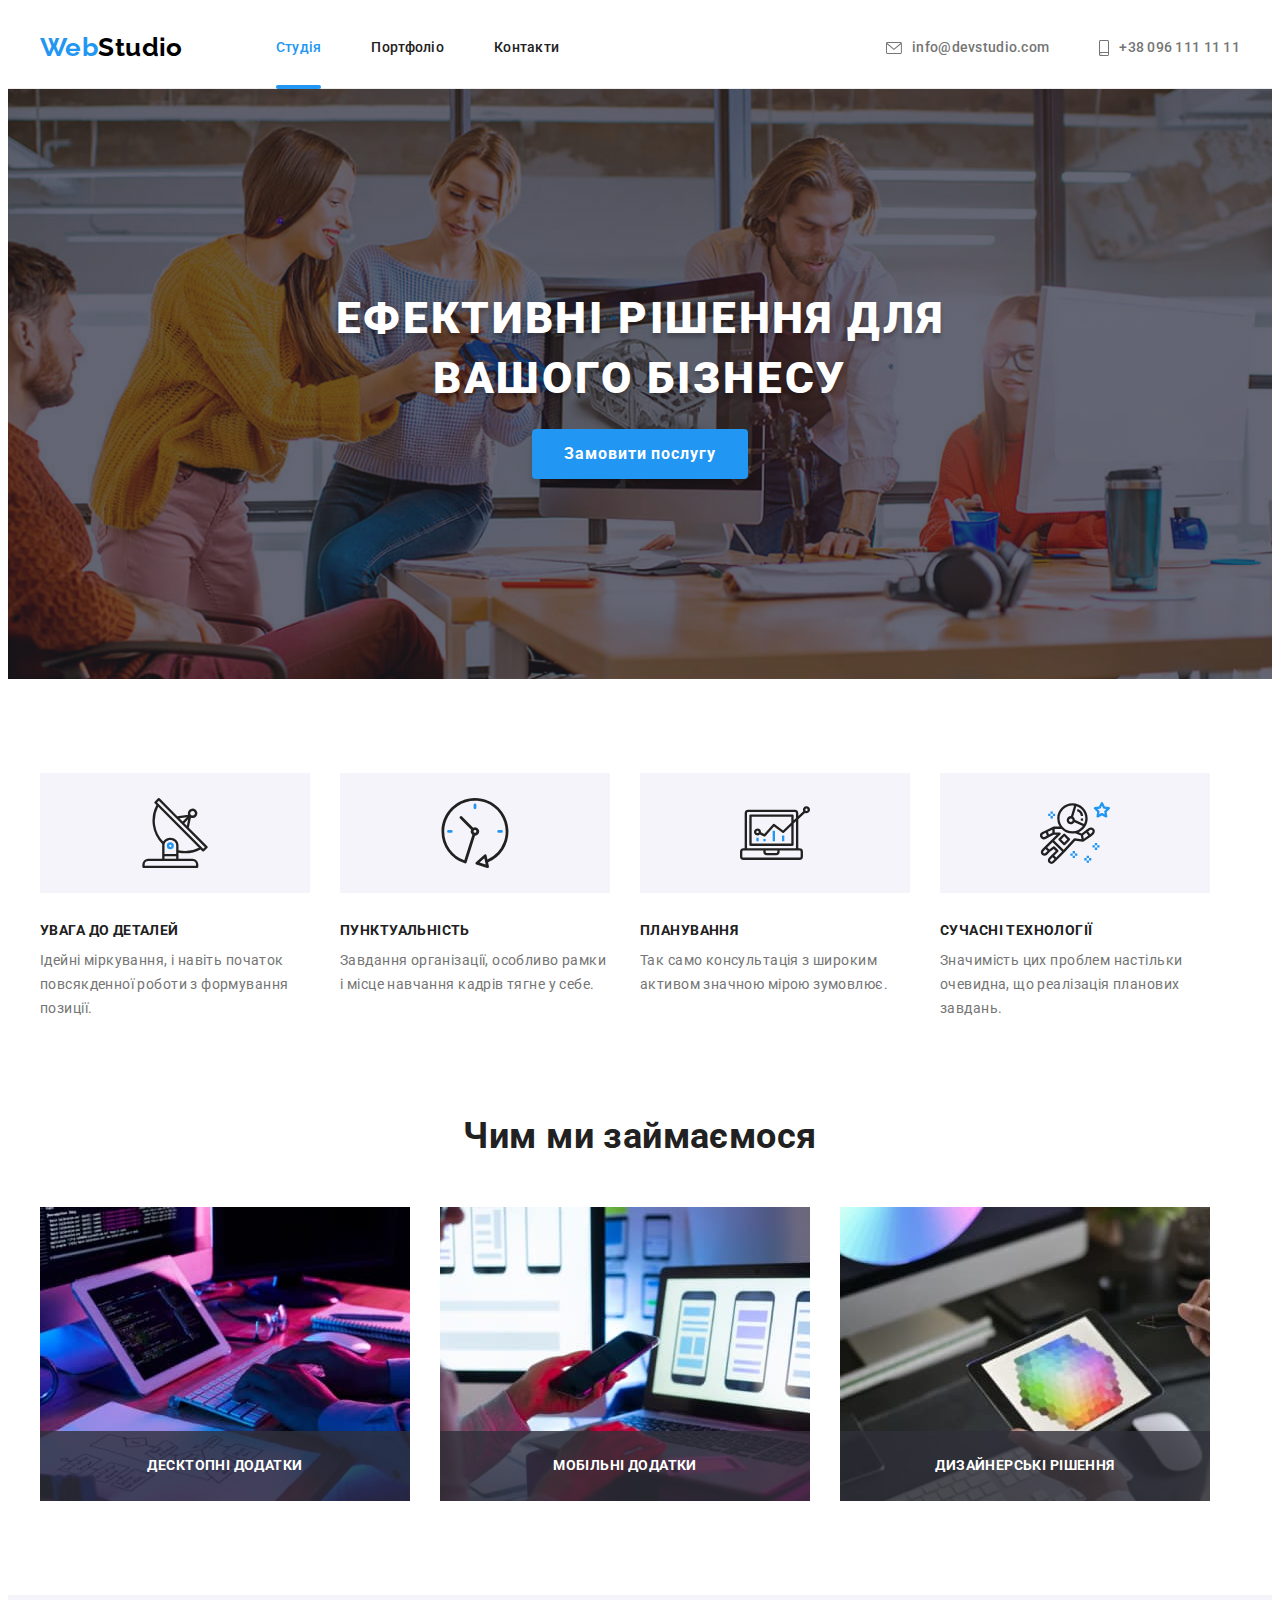
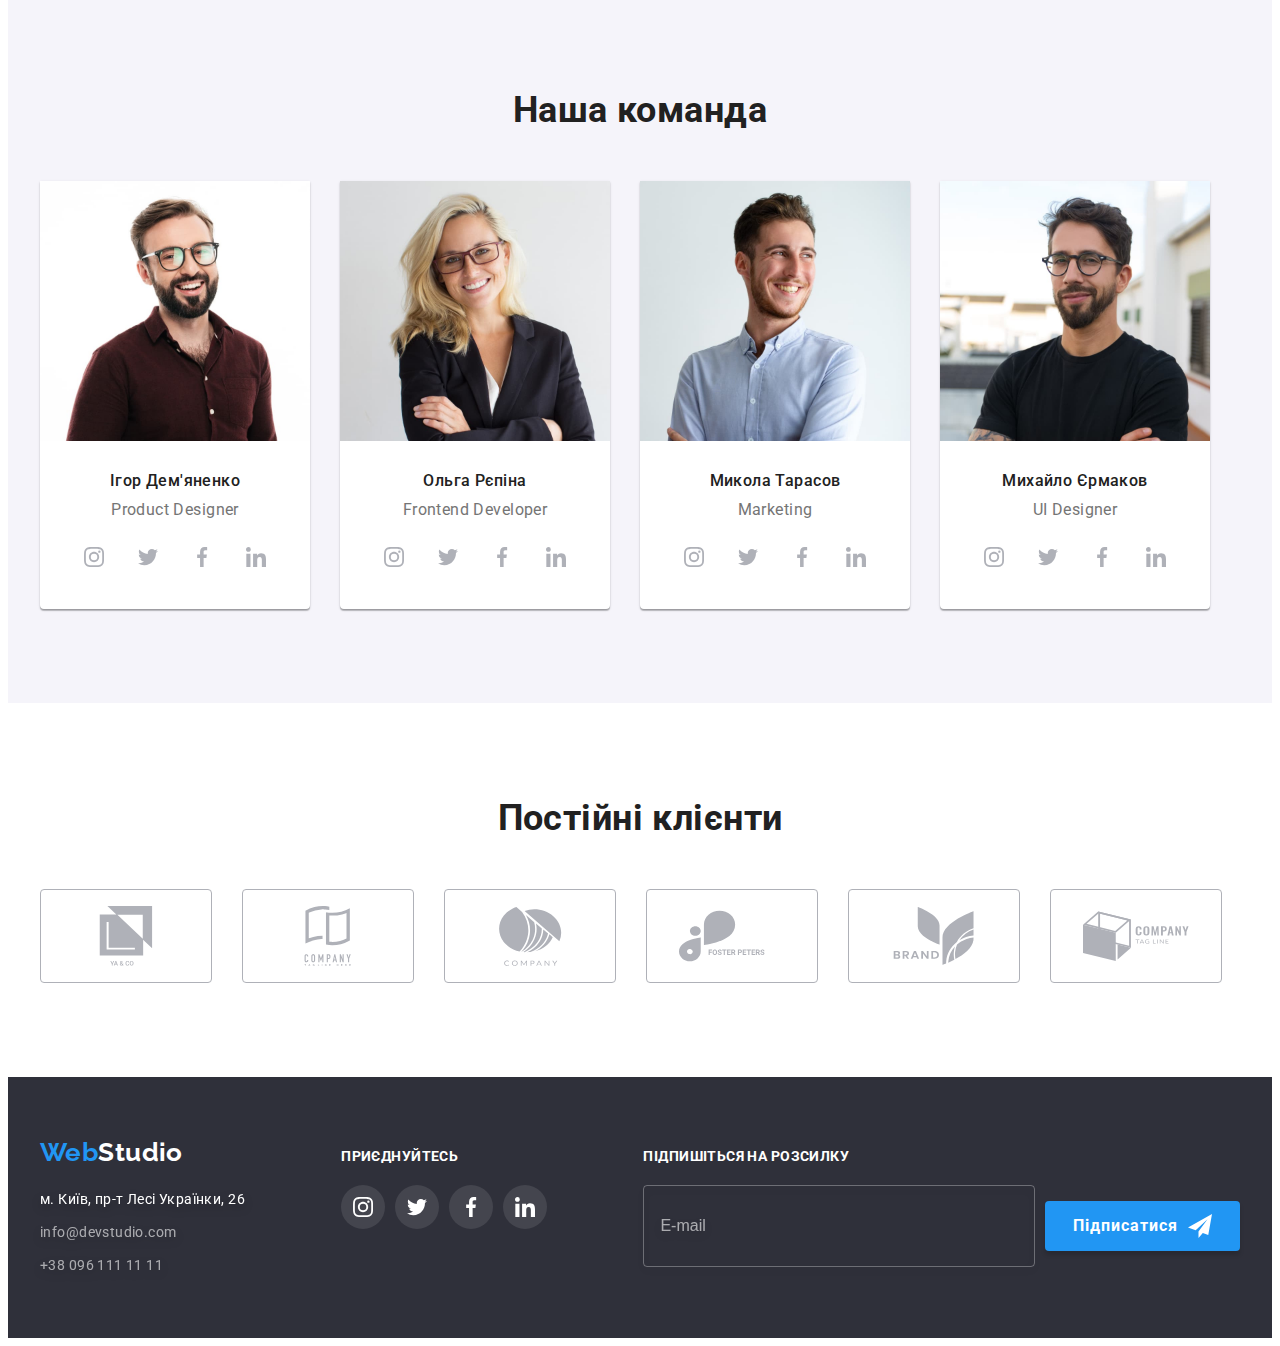
<file: index.html>
<!DOCTYPE html>
<html lang="uk">
<head>
    <meta charset="UTF-8">
    <meta http-equiv="X-UA-Compatible" content="IE=edge">
    <meta name="viewport" content="width=device-width, initial-scale=1.0">
    <link rel="stylesheet" href="https://cdnjs.cloudflare.com/ajax/libs/modern-normalize/1.1.0/modern-normalize.min.css"
        integrity="sha512-wpPYUAdjBVSE4KJnH1VR1HeZfpl1ub8YT/NKx4PuQ5NmX2tKuGu6U/JRp5y+Y8XG2tV+wKQpNHVUX03MfMFn9Q=="
        crossorigin="anonymous" referrerpolicy="no-referrer" />
    <link rel="stylesheet" href="css/main.min.css">
    <link rel="preconnect" href="https://fonts.googleapis.com">
    <link rel="preconnect" href="https://fonts.gstatic.com" crossorigin>
    <link href="https://fonts.googleapis.com/css2?family=Raleway:wght@700&family=Roboto:wght@400;500;700;900&display=swap"
        rel="stylesheet">
    <title>WebStudio</title>
</head>
<body>
    <header class="header">
        <div class="container header-box">
        <nav class="navigation">
            <a href="./index.html" class="link logo logo_header"><span class="logo__color">Web</span>Studio</a>
            <ul class="list navigation__list">
                <li class="navigation__item"><a href="./index.html" class="link navigation__link navigation__link_current">Студія</a></li>
                <li class="navigation__item"><a href="./portfolio.html" class="link navigation__link">Портфоліо</a></li>
                <li class="navigation__item"><a href="#contacts" class="link navigation__link">Контакти</a></li>
            </ul>
        </nav>
        <ul class="list contact-list">
            <li class="contact-list__item">
                    <a href="mailto:info@devstudio.com" class="link contact-list__link">
                    <svg class="contact-list__icon" width="16px" height="12px">
                        <use href="./images/symbol-defs.svg#icon-envelope" aria-label="Електронна пошта">
                        </use>
                    </svg>info@devstudio.com</a>
            </li>
            <li class="contact-list__item">
                <a href="tel:+380961111111" class="link contact-list__link">
                    <svg class="contact-list__icon" width="10px" height="16px">
                        <use href="./images/symbol-defs.svg#icon-smartphone" aria-label="Телефон">
                        </use>
                    </svg>+38 096 111 11 11</a></li>
        </ul>
        </div>
    </header>
    <main>
        <section class="section hero">
            <div class="container">
            <h1 class="hero__title">Ефективні рішення для вашого бізнесу</h1>
            <button type="button" class="hero__button" data-modal-open>Замовити послугу</button>
            </div>
        </section>
        <section class="section feature">
            <div class="container">
            <h2 class="visually-hidden">Особливості</h2>
            <ul class="list feature__list">
                <li class="feature__item">
                    <div class="feature__picture">
                        <svg class="feature__icon">
                        <use href="./images/symbol-defs.svg#icon-antenna" aria-label="Антена"></use>
                    </svg>
                    </div>
                    <h3 class="feature__title">Увага до деталей</h3>
                    <p class="feature__text">Ідейні міркування, і навіть початок повсякденної роботи з формування позиції.</p>
                </li>
                <li class="feature__item">
                    <div class="feature__picture">
                       <svg class="feature__icon">
                        <use href="./images/symbol-defs.svg#icon-clock" aria-label="Годинник"></use>
                    </svg> 
                    </div>
                    <h3 class="feature__title">Пунктуальність</h3>
                    <p class="feature__text">Завдання організації, особливо рамки і місце навчання кадрів тягне у себе.</p>
                </li>
                <li class="feature__item">
                    <div class="feature__picture">
                        <svg class="feature__icon">
                        <use href="./images/symbol-defs.svg#icon-diagram" aria-label="Діаграма"></use>
                    </svg>
                    </div>
                    <h3 class="feature__title">Планування</h3>
                    <p class="feature__text">Так само консультація з широким активом значною мірою зумовлює.</p>
                </li>
                <li class="feature__item">
                    <div class="feature__picture">
                        <svg class="feature__icon">
                        <use href="./images/symbol-defs.svg#icon-astronaut" aria-label="Астронавт"></use>
                    </svg>
                    </div>
                    <h3 class="feature__title">Сучасні технології</h3>
                    <p class="feature__text">Значимість цих проблем настільки очевидна, що реалізація планових завдань.</p>
                </li>
            </ul>
            </div>
        </section>
        <section class="section business">
            <div class="container">
            <h2 class="section__title">Чим ми займаємося</h2>
            <ul class="list business__list">
                <li class="business__item">
                    <img src="./images/business_photo/img1.jpg" alt="Розробка коду" width="370" height="294">
                    <p class="business__text">Десктопні додатки</p> 
                </li>
                <li class="business__item">
                    <img src="./images/business_photo/img2.jpg" alt="Адаптація для мобільних пристроїв" width="370" height="294">
                    <p class="business__text">Мобільні додатки</p> 
                </li>
                <li class="business__item">
                    <img src="./images/business_photo/img3.jpg" alt="Підбір палетки кольорів" width="370" height="294">
                    <p class="business__text">Дизайнерські рішення</p> 
                </li>
            </ul>
            </div>
        </section>
        <section class="section team">
            <div class="container">
            <h2 class="section__title">Наша команда</h2>
            <ul class="list team__list">
                <li class="team__item">
                    <img src="./images/team_photo/product_designer.jpg" alt="Ігор Дем'яненко" width="270" height="260">
                    <div class="team__description">
                        <h3 class="team__name">Ігор Дем'яненко</h3>
                        <p class="team__position">Product Designer</p>
                        <div class="social-network">
                            <ul class="list social-network__list">
                                <li class="social-network__item">
                                    <a href="#" class="link social-network__link">
                                        <svg class="social-network__icon">
                                            <use href="./images/symbol-defs.svg#icon-instagram" aria-label="Інстаграм"></use>
                                        </svg>
                                    </a>
                                </li>
                                <li class="social-network__item">
                                    <a href="#" class="link social-network__link">
                                        <svg class="social-network__icon">
                                            <use href="./images/symbol-defs.svg#icon-twitter" aria-label="Твітер"></use>
                                        </svg>
                                    </a>
                                </li>
                                <li class="social-network__item">
                                    <a href="#" class="link social-network__link">
                                        <svg class="social-network__icon">
                                            <use href="./images/symbol-defs.svg#icon-facebook" aria-label="Фейсбук"></use>
                                        </svg>
                                    </a>
                                </li>
                                <li class="social-network__item">
                                    <a href="#" class="link social-network__link">
                                        <svg class="social-network__icon">
                                            <use href="./images/symbol-defs.svg#icon-linkedin" aria-label="Лінкедін"></use>
                                        </svg>
                                    </a>
                                </li>
                            </ul>
                        </div>
                    </div>
                </li>
                <li class="team__item">
                    <img src="./images/team_photo/frontend_developer.jpg" alt="Ольга Рєпіна" width="270" height="260">
                    <div class="team__description">
                        <h3 class="team__name">Ольга Рєпіна</h3>
                        <p class="team__position">Frontend Developer</p>
                        <div class="social-network">
                            <ul class="list social-network__list">
                                <li class="social-network__item">
                                    <a href="#" class="link social-network__link">
                                        <svg class="social-network__icon">
                                            <use href="./images/symbol-defs.svg#icon-instagram" aria-label="Інстаграм"></use>
                                        </svg>
                                    </a>
                                </li>
                                <li class="social-network__item">
                                    <a href="#" class="link social-network__link">
                                        <svg class="social-network__icon">
                                            <use href="./images/symbol-defs.svg#icon-twitter" aria-label="Твітер"></use>
                                        </svg>
                                    </a>
                                </li>
                                <li class="social-network__item">
                                    <a href="#" class="link social-network__link">
                                        <svg class="social-network__icon">
                                            <use href="./images/symbol-defs.svg#icon-facebook" aria-label="Фейсбук"></use>
                                        </svg>
                                    </a>
                                </li>
                                <li class="social-network__item">
                                    <a href="#" class="link social-network__link">
                                        <svg class="social-network__icon">
                                            <use href="./images/symbol-defs.svg#icon-linkedin" aria-label="Лінкедін"></use>
                                        </svg>
                                    </a>
                                </li>
                            </ul>
                        </div>
                    </div>
                </li>
                <li class="team__item">
                    <img src="./images/team_photo/marketing.jpg" alt="Микола Тарасов" width="270" height="260">
                    <div class="team__description">
                        <h3 class="team__name">Микола Тарасов</h3>
                        <p class="team__position">Marketing</p>
                        <div class="social-network">
                            <ul class="list social-network__list">
                                <li class="social-network__item">
                                    <a href="#" class="link social-network__link">
                                        <svg class="social-network__icon">
                                            <use href="./images/symbol-defs.svg#icon-instagram" aria-label="Інстаграм"></use>
                                        </svg>
                                    </a>
                                </li>
                                <li class="social-network__item">
                                    <a href="#" class="link social-network__link">
                                        <svg class="social-network__icon">
                                            <use href="./images/symbol-defs.svg#icon-twitter" aria-label="Твітер"></use>
                                        </svg>
                                    </a>
                                </li>
                                <li class="social-network__item">
                                    <a href="#" class="link social-network__link">
                                        <svg class="social-network__icon">
                                            <use href="./images/symbol-defs.svg#icon-facebook" aria-label="Фейсбук"></use>
                                        </svg>
                                    </a>
                                </li>
                                <li class="social-network__item">
                                    <a href="#" class="link social-network__link">
                                        <svg class="social-network__icon">
                                            <use href="./images/symbol-defs.svg#icon-linkedin" aria-label="Лінкедін"></use>
                                        </svg>
                                    </a>
                                </li>
                            </ul>
                        </div>
                    </div>
                </li>
                <li class="team__item">
                    <img src="./images/team_photo/ui_designer.jpg" alt="Михайло Єрмаков" width="270" height="260">
                    <div class="team__description">
                        <h3 class="team__name">Михайло Єрмаков</h3>
                        <p class="team__position">UI Designer</p>
                        <div class="social-network">
                            <ul class="list social-network__list">
                                <li class="social-network__item">
                                    <a href="#" class="link social-network__link">
                                        <svg class="social-network__icon">
                                            <use href="./images/symbol-defs.svg#icon-instagram" aria-label="Інстаграм"></use>
                                        </svg>
                                    </a>
                                </li>
                                <li class="social-network__item">
                                    <a href="#" class="link social-network__link">
                                        <svg class="social-network__icon">
                                            <use href="./images/symbol-defs.svg#icon-twitter" aria-label="Твітер"></use>
                                        </svg>
                                    </a>
                                </li>
                                <li class="social-network__item">
                                    <a href="#" class="link social-network__link">
                                        <svg class="social-network__icon">
                                            <use href="./images/symbol-defs.svg#icon-facebook" aria-label="Фейсбук"></use>
                                        </svg>
                                    </a>
                                </li>
                                <li class="social-network__item">
                                    <a href="#" class="link social-network__link">
                                        <svg class="social-network__icon">
                                            <use href="./images/symbol-defs.svg#icon-linkedin" aria-label="Лінкедін"></use>
                                        </svg>
                                    </a>
                                </li>
                            </ul>
                        </div>
                    </div>
                </li>
            </ul>
            </div>
        </section>
        <section class="section clients">
            <div class="container">
                <h2 class="section__title">Постійні клієнти</h2>
                <ul class="list clients__list">
                    <li>
                        <a href="#" class="link clients__link">
                           <svg class="clients__logo">
                            <use href="./images/symbol-defs.svg#icon-client1" aria-label="Клієнт 1"></use>
                        </svg>  
                        </a>
                    </li>
                    <li>
                        <a href="#" class="link clients__link">
                            <svg class="clients__logo">
                                <use href="./images/symbol-defs.svg#icon-client2" aria-label="Клієнт 2"></use>
                            </svg>
                        </a>
                    </li>
                    <li>
                        <a href="#" class="link clients__link">
                            <svg class="clients__logo">
                            <use href="./images/symbol-defs.svg#icon-client3" aria-label="Клієнт 3"></use>
                        </svg>
                        </a>
                    </li>
                    <li>
                        <a href="#" class="link clients__link">
                          <svg class="clients__logo">
                            <use href="./images/symbol-defs.svg#icon-client4" aria-label="Клієнт 4"></use>
                        </svg>  
                        </a>
                    </li>
                    <li>
                        <a href="#" class="link clients__link">
                        <svg class="clients__logo">
                            <use href="./images/symbol-defs.svg#icon-client5" aria-label="Клієнт 5"></use>
                        </svg>
                    </a>
                    </li>
                    <li>
                        <a href="#" class="link clients__link">
                        <svg class="clients__logo">
                            <use href="./images/symbol-defs.svg#icon-client6" aria-label="Клієнт 6"></use>
                        </svg>
                    </a>
                    </li>
                </ul>
            </div>
        </section>
    </main>
    <footer class="footer">
        <div class="container footer__container">
            <div>
              <a href="./index.html" class="link logo logo_footer"><span class="logo__color">Web</span>Studio</a>
        <address id="contacts">
            <ul class="address">
                <li class="address__item address__physical"><a href="https://goo.gl/maps/A28sFJ2rajdQQRvi7" target="_blank" rel="noopener noreferrer nofollow" class="link">м. Київ, пр-т Лесі Українки, 26</a></li>
                <li class="address__item"><a href="mailto:info@devstudio.com" class="link address__contact">info@devstudio.com</a></li>
                <li class="address__item"><a href="tel:+380961111111" class="link address__contact">+38 096 111 11 11</a></li>
            </ul>
        </address>    
            </div>
            <div>
                <p class="footer__text">Приєднуйтесь</p>
                <ul class="list social-network__list_footer">
                    <li class="social-network__item_footer">
                        <a href="#" class="link social-network__link">
                            <svg class="social-network__icon_footer">
                                <use href="./images/symbol-defs.svg#icon-instagram" aria-label="Інстаграм"></use>
                            </svg>
                        </a>
                    </li>
                    <li class="social-network__item_footer">
                        <a href="#" class="link social-network__link">
                            <svg class="social-network__icon_footer">
                                <use href="./images/symbol-defs.svg#icon-twitter" aria-label="Твітер"></use>
                            </svg>
                        </a>
                    </li>
                    <li class="social-network__item_footer">
                        <a href="#" class="link social-network__link">
                            <svg class="social-network__icon_footer">
                                <use href="./images/symbol-defs.svg#icon-facebook" aria-label="Фейсбук"></use>
                            </svg>
                        </a>
                    </li>
                    <li class="social-network__item_footer">
                        <a href="#" class="link social-network__link">
                            <svg class="social-network__icon_footer">
                                <use href="./images/symbol-defs.svg#icon-linkedin" aria-label="Лінкедін"></use>
                            </svg>
                        </a>
                    </li>
                </ul>
            </div>
            <div>
                <p class="footer__text">Підпишіться на розсилку</p>
                <form class="subscribe-form">
                    <label>
                        <input class="subscribe-form__input-block" type="email" name="email" placeholder="E-mail" required />
                    </label>
                    <button type="submit" class="subscribe-form__button">Підписатися
                        <svg class="subscribe-form__button-icon" width="24px" height="24px">
                            <use href="./images/symbol-defs.svg#icon-send"></use>
                        </svg>
                    </button>
                </form>
            </div>
        </div>
    </footer>
    <div class="backdrop is-hidden" data-modal>
        <div class="modal">
            <button type="button" class="modal__close-button" data-modal-close>
                <svg class="modal__close-icon" width="18px" height="18px">
                    <use href="./images/symbol-defs.svg#icon-close-black" aria-label="Закрити модальне вікно"></use>
                </svg>
            </button>
            <p class="modal__title">Залиште свої дані, ми вам передзвонимо</p>
            <form class="modal__form">
                <label class="modal__label">
                    <span class="modal__text">Ім'я</span>
                    <span class="modal__input-wrapper">
                       <input type="text" name="user-name" class="modal__input-block" required pattern="[a-zA-Zа-яА-ЯіІїЇ']+"/>
                       <svg class="modal__input-icon">
                        <use href="./images/symbol-defs.svg#icon-person"></use>
                       </svg>
                    </span>         
                </label>
                <label class="modal__label">
                    <span class="modal__text">Телефон</span>
                    <span class="modal__input-wrapper">
                        <input type="tel" name="user-tel" class="modal__input-block" required pattern="[0-9]{3}-[0-9]{3}-[0-9]{2}-[0-9]{2}" title="xxx-xxx-xx-xx" />
                        <svg class="modal__input-icon">
                            <use href="./images/symbol-defs.svg#icon-phone"></use>
                        </svg>
                    </span>
                </label>
                <label class="modal__label">
                    <span class="modal__text">Пошта</span>
                    <span class="modal__input-wrapper">
                        <input type="email" name="user-email" class="modal__input-block" required />
                        <svg class="modal__input-icon">
                            <use href="./images/symbol-defs.svg#icon-email"></use>
                        </svg>
                    </span>
                </label>
                <label class="modal__label-comment">
                    <span class="modal__text">Коментар</span>
                    <textarea name="user-comment" placeholder="Введіть текст" class="modal__comment"></textarea>
                </label>
                <label class="modal__check">
                    <input type="checkbox" class="modal__checkbox" name="user-policy" required />
                    <span class="modal__own-checkbox">
                        <svg class="modal__own-icon" width="16px" height="15px">
                            <use href="./images/symbol-defs.svg#icon-check"></use>
                        </svg>
                    </span>Погоджуюся з розсилкою та приймаю&nbsp;<a href="#" class="link modal__terms">Умови договору</a> 
                </label>
                <button type="submit" class="modal__submit-button">Відправити</button>
            </form> 
        </div>
    </div>
    <script src="./js/modal.js"></script>
</body>
</html>
</file>
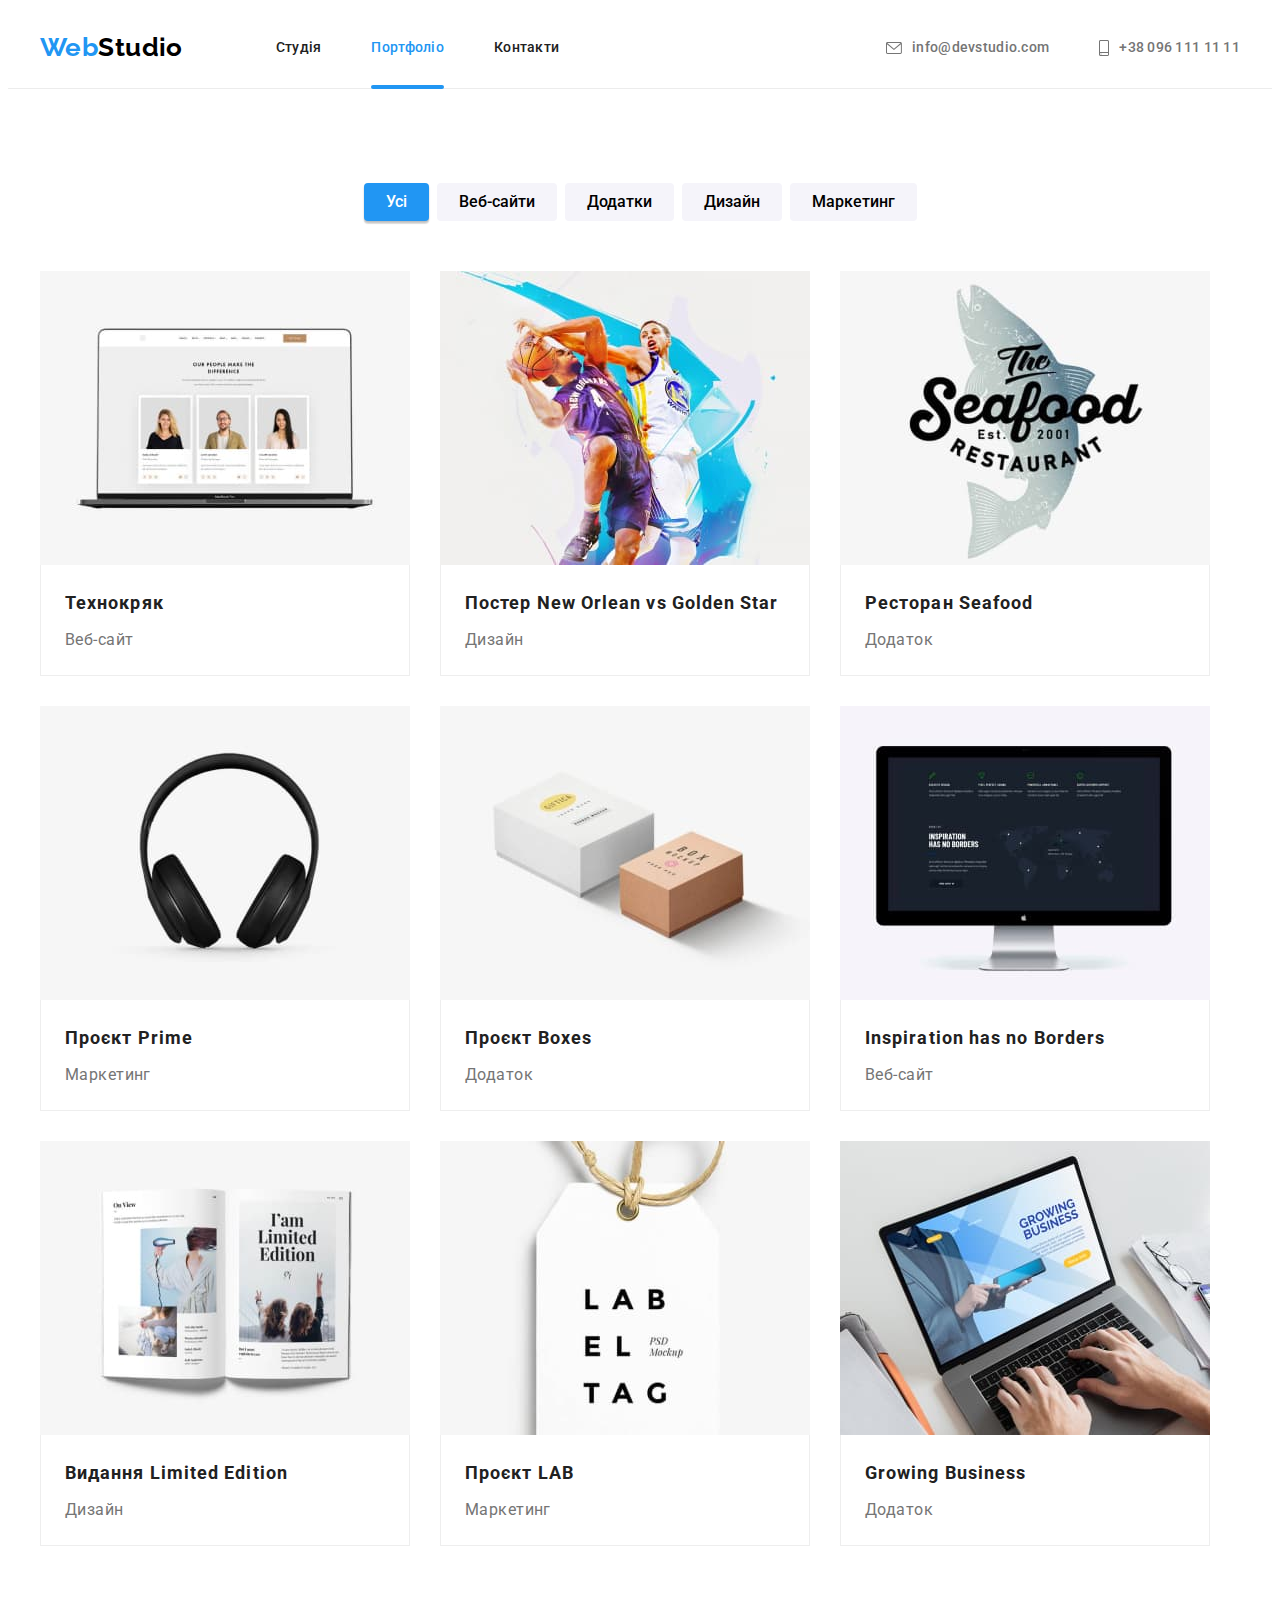
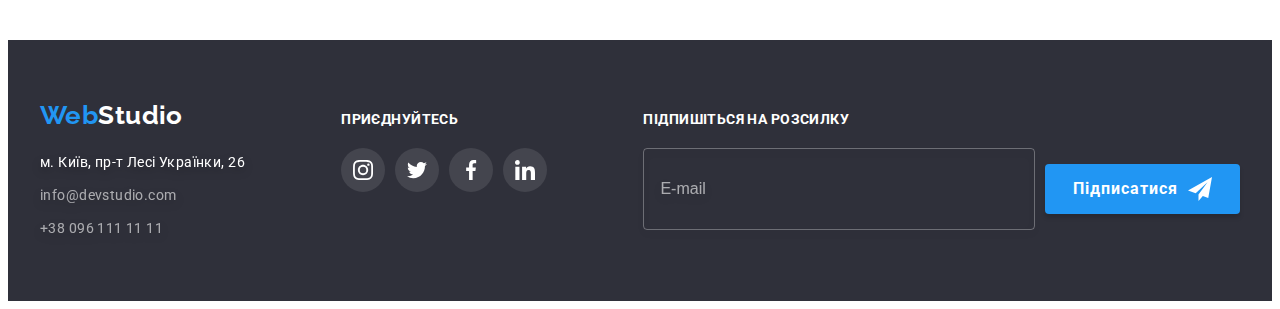
<file: portfolio.html>
<!DOCTYPE html>
<html lang="uk">
<head>
    <meta charset="UTF-8">
    <meta http-equiv="X-UA-Compatible" content="IE=edge">
    <meta name="viewport" content="width=device-width, initial-scale=1.0">
    <link rel="stylesheet" href="https://cdnjs.cloudflare.com/ajax/libs/modern-normalize/1.1.0/modern-normalize.min.css"
        integrity="sha512-wpPYUAdjBVSE4KJnH1VR1HeZfpl1ub8YT/NKx4PuQ5NmX2tKuGu6U/JRp5y+Y8XG2tV+wKQpNHVUX03MfMFn9Q=="
        crossorigin="anonymous" referrerpolicy="no-referrer" />
    <link rel="stylesheet" href="css/main.min.css">
    <link rel="preconnect" href="https://fonts.googleapis.com">
    <link rel="preconnect" href="https://fonts.gstatic.com" crossorigin>
    <link href="https://fonts.googleapis.com/css2?family=Raleway:wght@700&family=Roboto:wght@400;500;700;900&display=swap"
        rel="stylesheet">
    <title>Portfolio</title>
</head>
<body>
    <header class="header">
        <div class="container header-box">
            <nav class="navigation">
                <a href="./index.html" class="link logo logo_header"><span class="logo__color">Web</span>Studio</a>
                <ul class="list navigation__list">
                    <li class="navigation__item"><a href="./index.html"
                            class="link navigation__link">Студія</a></li>
                    <li class="navigation__item"><a href="./portfolio.html" class="link navigation__link navigation__link_current">Портфоліо</a></li>
                    <li class="navigation__item"><a href="#contacts" class="link navigation__link">Контакти</a></li>
                </ul>
            </nav>
            <ul class="list contact-list">
                <li class="contact-list__item">
                    <a href="mailto:info@devstudio.com" class="link contact-list__link">
                        <svg class="contact-list__icon" width="16px" height="12px">
                            <use href="./images/symbol-defs.svg#icon-envelope" aria-label="Електронна пошта">
                            </use>
                        </svg>info@devstudio.com</a>
                </li>
                <li class="contact-list__item">
                    <a href="tel:+380961111111" class="link contact-list__link">
                        <svg class="contact-list__icon" width="10px" height="16px">
                            <use href="./images/symbol-defs.svg#icon-smartphone" aria-label="Телефон">
                            </use>
                        </svg>+38 096 111 11 11</a>
                </li>
            </ul>
        </div>
    </header>
    <main>
        <section class="section portfolio">
            <div class="container">
        <h1 class="visually-hidden">Портфоліо</h1>
        <ul class="list filter__list">
            <li><button type="button" class="filter__button filter__button__current">Усі</button></li>
            <li><button type="button" class="filter__button">Веб-сайти</button></li>
            <li><button type="button" class="filter__button">Додатки</button></li>
            <li><button type="button" class="filter__button">Дизайн</button></li>
            <li><button type="button" class="filter__button">Маркетинг</button></li>
        </ul>
        <ul class="list project__list">
            <li class="project__item">
                <a href="#" class="link project__link">
                    <div class="project__image">
                        <img src="./images/project_photo/project1.jpg" alt="Веб-сайт" width="370" height="294">
                        <p class="project__overlay">
                            Ресурс пропонує комплексні пропозиції з різним рівнем функціоналу та сервісів. Все це дозволить відвідувачу отримати
                            вичерпні відомості про компанію чи приватну особу.
                        </p>
                    </div>  
                <div class="project__description">
                    <h2 class="project__title">Технокряк</h2>
                    <p class="project__type">Веб-сайт</p> 
                </div>
                </a>
            </li>
            <li class="project__item">
                <a href="#" class="link project__link">
                    <div class="project__image">
                        <img src="./images/project_photo/project2.jpg" alt="Дизайн" width="370" height="294">
                        <p class="project__overlay">
                            Ресурс пропонує комплексні пропозиції з різним рівнем функціоналу та сервісів. Все це дозволить відвідувачу
                            отримати
                            вичерпні відомості про компанію чи приватну особу.
                        </p>
                    </div>
                <div class="project__description">
                    <h2 class="project__title">Постер New Orlean vs Golden Star</h2>
                    <p class="project__type">Дизайн</p>
                </div> 
                </a>
            </li>
            <li class="project__item">
                <a href="#" class="link project__link">
                    <div class="project__image">
                        <img src="./images/project_photo/project3.jpg" alt="Додаток" width="370" height="294">
                        <p class="project__overlay">
                            Ресурс пропонує комплексні пропозиції з різним рівнем функціоналу та сервісів. Все це дозволить відвідувачу
                            отримати
                            вичерпні відомості про компанію чи приватну особу.
                        </p>
                    </div>
                <div class="project__description">
                    <h2 class="project__title">Ресторан Seafood</h2>
                    <p class="project__type">Додаток</p>
                </div>
                </a>
            </li>
            <li class="project__item">
                <a href="#" class="link project__link">
                    <div class="project__image">
                        <img src="./images/project_photo/project4.jpg" alt="Маркетинг" width="370" height="294">
                        <p class="project__overlay">
                            Ресурс пропонує комплексні пропозиції з різним рівнем функціоналу та сервісів. Все це дозволить відвідувачу
                            отримати
                            вичерпні відомості про компанію чи приватну особу.
                        </p>
                    </div>
                <div class="project__description">
                    <h2 class="project__title">Проєкт Prime</h2>
                    <p class="project__type">Маркетинг</p>
                </div> 
                </a>
            </li>
            <li class="project__item">
                <a href="#" class="link project__link">
                    <div class="project__image">
                        <img src="./images/project_photo/project5.jpg" alt="Додаток" width="370" height="294">
                        <p class="project__overlay">
                            Ресурс пропонує комплексні пропозиції з різним рівнем функціоналу та сервісів. Все це дозволить відвідувачу
                            отримати
                            вичерпні відомості про компанію чи приватну особу.
                        </p>
                    </div>
                <div class="project__description">
                    <h2 class="project__title">Проєкт Boxes</h2>
                    <p class="project__type">Додаток</p>
                </div> 
                </a>
            </li>
            <li class="project__item">
                <a href="#" class="link project__link">
                    <div class="project__image">
                        <img src="./images/project_photo/project6.jpg" alt="Веб-сайт" width="370" height="294">
                        <p class="project__overlay">
                            Ресурс пропонує комплексні пропозиції з різним рівнем функціоналу та сервісів. Все це дозволить відвідувачу
                            отримати
                            вичерпні відомості про компанію чи приватну особу.
                        </p>
                    </div>
                <div class="project__description">
                    <h2 class="project__title">Inspiration has no Borders</h2>
                    <p class="project__type">Веб-сайт</p>
                </div>  
                </a>
            </li>
            <li class="project__item">
                <a href="#" class="link project__link">
                    <div class="project__image">
                        <img src="./images/project_photo/project7.jpg" alt="Дизайн" width="370" height="294">
                        <p class="project__overlay">
                            Ресурс пропонує комплексні пропозиції з різним рівнем функціоналу та сервісів. Все це дозволить відвідувачу
                            отримати
                            вичерпні відомості про компанію чи приватну особу.
                        </p>
                    </div>
                <div class="project__description">
                    <h2 class="project__title">Видання Limited Edition</h2>
                    <p class="project__type">Дизайн</p>
                </div> 
                </a>
            </li>
            <li class="project__item">
                <a href="#" class="link project__link">
                    <div class="project__image">
                        <img src="./images/project_photo/project8.jpg" alt="Маркетинг" width="370" height="294">
                        <p class="project__overlay">
                            Ресурс пропонує комплексні пропозиції з різним рівнем функціоналу та сервісів. Все це дозволить відвідувачу
                            отримати
                            вичерпні відомості про компанію чи приватну особу.
                        </p>
                    </div>
                <div class="project__description">
                    <h2 class="project__title">Проєкт LAB</h2>
                    <p class="project__type">Маркетинг</p>
                </div>
                </a>
            </li>
            <li class="project__item">
                <a href="#" class="link project__link">
                    <div class="project__image">
                        <img src="./images/project_photo/project9.jpg" alt="Додаток" width="370" height="294">
                        <p class="project__overlay">
                            Ресурс пропонує комплексні пропозиції з різним рівнем функціоналу та сервісів. Все це дозволить відвідувачу
                            отримати
                            вичерпні відомості про компанію чи приватну особу.
                        </p>
                    </div>
                <div class="project__description">
                    <h2 class="project__title">Growing Business</h2>
                    <p class="project__type">Додаток</p>
                </div>  
                </a>
            </li>
        </ul> 
        </div>
        </section>
    </main>
    <footer class="footer">
        <div class="container footer__container">
            <div>
                <a href="./index.html" class="link logo logo_footer"><span class="logo__color">Web</span>Studio</a>
                <address id="contacts">
                    <ul class="address">
                        <li class="address__item address__physical"><a href="https://goo.gl/maps/A28sFJ2rajdQQRvi7"
                                target="_blank" rel="noopener noreferrer nofollow" class="link">м. Київ, пр-т Лесі Українки, 26</a></li>
                        <li class="address__item"><a href="mailto:info@devstudio.com"
                                class="link address__contact">info@devstudio.com</a></li>
                        <li class="address__item"><a href="tel:+380961111111" class="link address__contact">+38 096 111 11 11</a>
                        </li>
                    </ul>
                </address>
            </div>
            <div>
                <p class="footer__text">Приєднуйтесь</p>
                <ul class="list social-network__list_footer">
                    <li class="social-network__item_footer">
                        <a href="#" class="link social-network__link">
                            <svg class="social-network__icon_footer">
                                <use href="./images/symbol-defs.svg#icon-instagram" aria-label="Інстаграм"></use>
                            </svg>
                        </a>
                    </li>
                    <li class="social-network__item_footer">
                        <a href="#" class="link social-network__link">
                            <svg class="social-network__icon_footer">
                                <use href="./images/symbol-defs.svg#icon-twitter" aria-label="Твітер"></use>
                            </svg>
                        </a>
                    </li>
                    <li class="social-network__item_footer">
                        <a href="#" class="link social-network__link">
                            <svg class="social-network__icon_footer">
                                <use href="./images/symbol-defs.svg#icon-facebook" aria-label="Фейсбук"></use>
                            </svg>
                        </a>
                    </li>
                    <li class="social-network__item_footer">
                        <a href="#" class="link social-network__link">
                            <svg class="social-network__icon_footer">
                                <use href="./images/symbol-defs.svg#icon-linkedin" aria-label="Лінкедін"></use>
                            </svg>
                        </a>
                    </li>
                </ul>
            </div>
            <div>
                <p class="footer__text">Підпишіться на розсилку</p>
                <form class="subscribe-form">
                    <label>
                        <input class="subscribe-form__input-block" type="email" name="email" placeholder="E-mail"
                            required />
                    </label>
                    <button type="submit" class="subscribe-form__button">Підписатися
                        <svg class="subscribe-form__button-icon" width="24px" height="24px">
                            <use href="./images/symbol-defs.svg#icon-send"></use>
                        </svg>
                    </button>
                </form>
            </div>
        </div>
    </footer>
</body>
</html>
</file>
<file: css/main.min.css>
:root{--main-color: #212121;--second-color: #757575;--third-color: #FFFFFF;--fourth-color: #AFB1B8;--accent-color: #2196F3;--background-color: #F5F4FA;--second-background: #2F303A;--third-background: #F5F5F5;--transition-duration-function: 250ms cubic-bezier(0.4, 0, 0.2, 1)}.visually-hidden{position:absolute;white-space:nowrap;width:1px;height:1px;overflow:hidden;border:0;padding:0;clip:rect(0 0 0 0);clip-path:inset(50%);margin:-1px}body{font-family:"Roboto",sans-serif;font-size:14px;letter-spacing:.03em;color:var(--main-color);background-color:var(--third-color)}h1,h2,h3,p,ul{margin:0;padding:0}img{display:block;max-width:100%;height:auto}.link{text-decoration:none;color:currentColor}.list{list-style-type:none}.logo{font-family:"Raleway";font-style:normal;font-weight:700;font-size:26px;line-height:1.19}.logo__color{color:var(--accent-color)}.section{padding-top:94px;padding-bottom:94px}.container{width:1200px;margin:0 auto;padding-left:15px;padding-right:15px}.social-network__list{display:flex;column-gap:10px;margin-top:16px;justify-content:center}.social-network__item{width:44px;height:44px}.social-network__link{width:100%;height:100%;display:flex;justify-content:center;align-items:center;border-radius:50%;color:var(--fourth-color);transition:background-color var(--transition-duration-function)}.social-network__link:hover,.social-network__link:focus{background-color:var(--accent-color)}.social-network__icon{fill:currentColor;width:20px;height:20px;align-items:center;transition:fill var(--transition-duration-function)}.social-network__link:hover .social-network__icon,.social-network__link:focus .social-network__icon{fill:var(--third-color)}.filter__list{display:flex;flex-wrap:wrap;gap:8px;margin-bottom:50px;justify-content:center}.filter__button{background:var(--background-color);border-radius:4px;font-family:inherit;font-weight:500;font-size:16px;line-height:1.62;text-align:center;border:none;cursor:pointer;padding:6px 22px;transition:background-color var(--transition-duration-function),box-shadow var(--transition-duration-function),color var(--transition-duration-function)}.filter__button:hover,.filter__button:focus{background-color:var(--accent-color);box-shadow:0px 3px 1px rgba(0,0,0,.1),0px 1px 2px rgba(0,0,0,.08),0px 2px 2px rgba(0,0,0,.12);color:var(--third-color)}.filter__button__current{font-family:inherit;font-weight:500;font-size:16px;line-height:1.62;text-align:center;background:var(--accent-color);color:var(--third-color);box-shadow:0px 3px 1px rgba(0,0,0,.1),0px 1px 2px rgba(0,0,0,.08),0px 2px 2px rgba(0,0,0,.12)}.backdrop{position:fixed;left:0;top:0;z-index:100;width:100%;height:100%;background-color:rgba(0,0,0,.2);visibility:visible;opacity:1;pointer-events:auto;transform:scale(1);transition:opacity 500ms ease-in,visibility 500ms ease-in,transform 500ms ease-in}.backdrop.is-hidden{visibility:hidden;opacity:0;pointer-events:none;transform:scale(1.2)}.modal{position:absolute;left:50%;top:50%;transform:translate(-50%, -50%);width:528px;height:581px;background-color:var(--third-color);padding:40px}.modal__close-button{padding:0;position:absolute;top:8px;right:8px;display:flex;align-items:center;justify-content:center;width:30px;height:30px;border-radius:50%;background-color:var(--third-color);border:1px solid rgba(0,0,0,.1);cursor:pointer}.modal__close-icon{fill:#000;transition:fill var(--transition-duration-function)}.modal__close-button:hover .modal__close-icon,.modal__close-button:focus .modal__close-icon{fill:var(--accent-color)}.modal__title{display:block;font-weight:700;font-size:20px;line-height:1.15;text-align:center;color:var(--main-color);margin-bottom:12px}.modal__form{display:flex;flex-direction:column}.modal__label{display:block;margin-bottom:10px}.modal__label-comment{display:block;margin-bottom:20px}.modal__text{display:block;font-weight:400;font-size:12px;line-height:1.17;letter-spacing:.01em;color:var(--second-color);margin-bottom:4px}.modal__input-block{display:block;width:100%;padding:11px 12px 11px 42px;border:1px solid rgba(33,33,33,.2);border-radius:4px;transition:border-color var(--transition-duration-function)}.modal__input-block:focus{outline:none;border-color:var(--accent-color)}.modal__comment{display:block;width:100%;height:120px;padding:12px 16px;border:1px solid rgba(33,33,33,.2);border-radius:4px;resize:none;transition:border-color var(--transition-duration-function)}.modal__comment:focus{outline:none;border-color:var(--accent-color)}.modal__comment::placeholder{font-size:12px;line-height:1.17;letter-spacing:.01em;color:rgba(117,117,117,.5)}.modal__input-wrapper{position:relative;display:block}.modal__input-icon{position:absolute;display:block;top:50%;left:12px;transform:translateY(-50%);width:18px;height:18px;fill:var(--main-color);transition:fill var(--transition-duration-function)}.modal__input-block:focus+.modal__input-icon{fill:var(--accent-color)}.modal__check{display:flex;justify-content:center;align-items:center;line-height:1.71;color:var(--second-color);margin-bottom:30px}.modal__terms{text-decoration-line:underline;color:var(--accent-color)}.modal__checkbox{position:absolute;appearance:none}.modal__own-checkbox{display:flex;align-items:center;margin-right:7px;width:16px;height:15px;border:2px solid var(--main-color);border-radius:2px}.modal__checkbox:checked+.modal__own-checkbox{background-color:var(--accent-color);border-color:var(--accent-color)}.modal__checkbox:focus+.modal__own-checkbox{box-shadow:0 0 0 1px var(--accent-color)}.modal__submit-button{min-width:200px;min-height:50px;align-self:center;font-family:inherit;background:var(--accent-color);box-shadow:0px 4px 4px rgba(0,0,0,.15);border-radius:4px;font-weight:700;font-size:16px;line-height:1.88;letter-spacing:.06em;color:var(--third-color);border:none;cursor:pointer;padding:10px 52px;transition:background-color var(--transition-duration-function)}.modal__submit-button:hover,.modal__submit-button:focus{background:#188ce8}.header{border-bottom:1px solid #ececec}.navigation{margin-right:auto}.header-box,.navigation__list,.navigation,.contact-list{display:flex;align-items:center}.logo_header{color:#000;display:inline-block;margin-right:93px;padding-top:24px;padding-bottom:25px}.navigation__item{font-weight:500;line-height:1.14;letter-spacing:.02em;display:inline-block;transition:color var(--transition-duration-function)}.navigation__item:not(:last-child){margin-right:50px}.navigation__item:hover,.navigation__item:focus{color:var(--accent-color)}.navigation__link{display:inline-block;padding-top:32px;padding-bottom:32px}.navigation__link_current{color:var(--accent-color);position:relative}.navigation__link_current::after{content:"";position:absolute;display:block;background-color:var(--accent-color);width:100%;height:4px;border-radius:2px;left:0;bottom:-1px}.contact-list__item{font-weight:500;line-height:1.14;letter-spacing:.02em;color:var(--second-color)}.contact-list__item:not(:last-child){margin-right:50px}.contact-list__link{display:flex;align-items:center;padding-top:32px;padding-bottom:32px;transition:color var(--transition-duration-function)}.contact-list__link:hover,.contact-list__link:focus{color:var(--accent-color)}.contact-list__icon{fill:currentColor;margin-right:10px;padding:0;transition:fill var(--transition-duration-function)}.contact-list__link:hover .contact-list__icon,.contact-list__link:focus .contact-list__icon{fill:var(--accent-color)}.hero{background-color:var(--second-background);padding-top:200px;padding-bottom:200px;text-align:center;background-image:linear-gradient(to right, rgba(47, 48, 58, 0.4), rgba(47, 48, 58, 0.4)),url("../images/hero_photo.jpg");max-width:1600px;margin:0 auto;background-repeat:no-repeat;background-position:center;background-size:cover}.hero__title{font-weight:900;font-size:44px;line-height:1.36;letter-spacing:.06em;text-transform:uppercase;color:var(--third-color);text-shadow:0px 4px 4px rgba(0,0,0,.25);width:696px;margin:0 auto}.hero__button{font-family:inherit;background:var(--accent-color);box-shadow:0px 4px 4px rgba(0,0,0,.15);border-radius:4px;font-weight:700;font-size:16px;line-height:1.88;letter-spacing:.06em;color:var(--third-color);border:none;cursor:pointer;padding:10px 32px;margin-top:20px;transition:background-color var(--transition-duration-function)}.hero__button:hover,.hero__button:focus{background:#188ce8}.feature{background-color:var(--third-color);align-items:center}.feature__list{display:flex;flex-wrap:wrap;gap:30px}.feature__item{width:270px}.feature__title{font-weight:700;font-size:inherit;line-height:1.14;text-transform:uppercase;margin-bottom:10px}.feature__text{line-height:1.71;color:var(--second-color)}.feature__picture{background-color:var(--background-color);height:120px;margin-bottom:30px;display:flex;justify-content:center;align-items:center}.feature__icon{width:70px;height:70px}.business{background-color:var(--third-color);padding-top:0}.section__title{font-size:36px;line-height:1.17;text-align:center;margin-bottom:50px}.business__list{display:flex;flex-wrap:wrap;gap:30px}.business__item{position:relative}.business__text{position:absolute;font-weight:700;line-height:1.14;text-align:center;text-transform:uppercase;color:var(--third-color);background-color:rgba(47,48,58,.8);width:100%;padding-top:27px;padding-bottom:27px;bottom:0}.team{background-color:var(--background-color)}.team__list{display:flex;flex-wrap:wrap;gap:30px}.team__description{text-align:center;padding-top:30px;padding-bottom:30px}.team__name{font-weight:500;font-size:16px;line-height:1.19;margin-bottom:10px}.team__position{font-size:16px;line-height:1.19;color:var(--second-color)}.team__item{width:270px;background-color:var(--third-color);box-shadow:0px 1px 3px rgba(0,0,0,.12),0px 1px 1px rgba(0,0,0,.14),0px 2px 1px rgba(0,0,0,.2);border-radius:0px 0px 4px 4px}.clients__list{display:flex;flex-wrap:wrap;gap:30px}.clients__link{display:flex;width:170px;height:92px;border:1px solid;border-radius:4px;justify-content:center;align-items:center;color:var(--fourth-color);transition:border var(--transition-duration-function)}.clients__link:hover,.clients__link:focus{border:1px solid var(--accent-color)}.clients__logo{fill:currentColor;width:106px;height:60px;transition:fill var(--transition-duration-function)}.clients__link:hover .clients__logo,.clients__link:focus .clients__logo{fill:var(--accent-color)}.footer{background-color:var(--second-background);color:var(--third-color);padding-top:60px;padding-bottom:60px}.footer__container{display:flex;align-items:baseline;justify-content:space-between}.logo_footer{color:var(--third-color);display:block;margin-bottom:20px}.address{list-style-type:none;text-decoration:none;font-style:normal;filter:drop-shadow(0px 4px 4px rgba(0, 0, 0, 0.25));padding-left:0;margin-top:20px}.address__item:not(:last-child){margin-bottom:9px}.address__physical{line-height:1.71;color:var(--third-color)}.address__contact{line-height:1.71;color:rgba(255,255,255,.6);transition:color var(--transition-duration-function)}.address__contact:hover,.address__contact:focus{color:var(--accent-color)}.footer__text{font-weight:700;line-height:1.14;text-transform:uppercase;color:var(--third-color)}.social-network__list_footer{display:flex;column-gap:10px;margin-top:20px;justify-content:center}.social-network__item_footer{display:flex;width:44px;height:44px;justify-content:center;align-items:center;border-radius:50%;background-color:rgba(255,255,255,.1)}.social-network__icon_footer{fill:var(--third-color);width:20px;height:20px;align-items:center}.subscribe-form{display:flex;align-items:center;margin-top:20px}.subscribe-form__input-block{font-size:16px;line-height:1.25;color:var(--third-color);padding:15px 16px;background-color:rgba(0,0,0,0);border:1px solid rgba(255,255,255,.3);filter:drop-shadow(0px 4px 4px rgba(0, 0, 0, 0.15));border-radius:4px;width:358px;height:50px;display:block}.subscribe-form__input-block:focus{outline:none;border-color:var(--accent-color)}.subscribe-form__input-block::placeholder{color:rgba(255,255,255,.6)}.subscribe-form__button{display:inline-flex;align-items:center;font-family:inherit;background:var(--accent-color);box-shadow:0px 4px 4px rgba(0,0,0,.15);border-radius:4px;font-weight:700;font-size:16px;line-height:1.88;letter-spacing:.06em;color:var(--third-color);border:none;cursor:pointer;padding:10px 28px;margin-left:10px;transition:background-color var(--transition-duration-function)}.subscribe-form__button:hover,.subscribe-form__button:focus{background:#188ce8}.subscribe-form__button-icon{fill:currentColor;margin-left:10px}.portfolio{background:var(--third-color)}.project__list{display:flex;flex-wrap:wrap;gap:30px}.project__item{background:var(--third-color);width:370px}.project__link{display:block;transition:box-shadow var(--transition-duration-function)}.project__link:hover,.project__link:focus{box-shadow:0px 1px 1px rgba(0,0,0,.12),0px 4px 4px rgba(0,0,0,.06),1px 4px 6px rgba(0,0,0,.16)}.project__description{padding-left:24px;padding-right:24px;padding-top:20px;padding-bottom:20px;border-bottom:1px solid #eee;border-left:1px solid #eee;border-right:1px solid #eee}.project__title{font-weight:700;font-size:18px;line-height:2;letter-spacing:.06em;margin-bottom:4px}.project__type{font-size:16px;line-height:1.88;color:var(--second-color)}.project__image{position:relative;overflow:hidden}.project__overlay{position:absolute;left:0;top:0;width:100%;height:100%;transform:translateY(100%);transition:transform var(--transition-duration-function),background-color var(--transition-duration-function);color:var(--third-color);font-weight:400;font-size:18px;line-height:1.56;background-color:var(--third-color);padding:63px 24px}.project__link:hover .project__overlay,.project__link:focus .project__overlay{background-color:rgba(33,150,243,.9);transform:translateY(0)}/*# sourceMappingURL=main.min.css.map */
</file>
